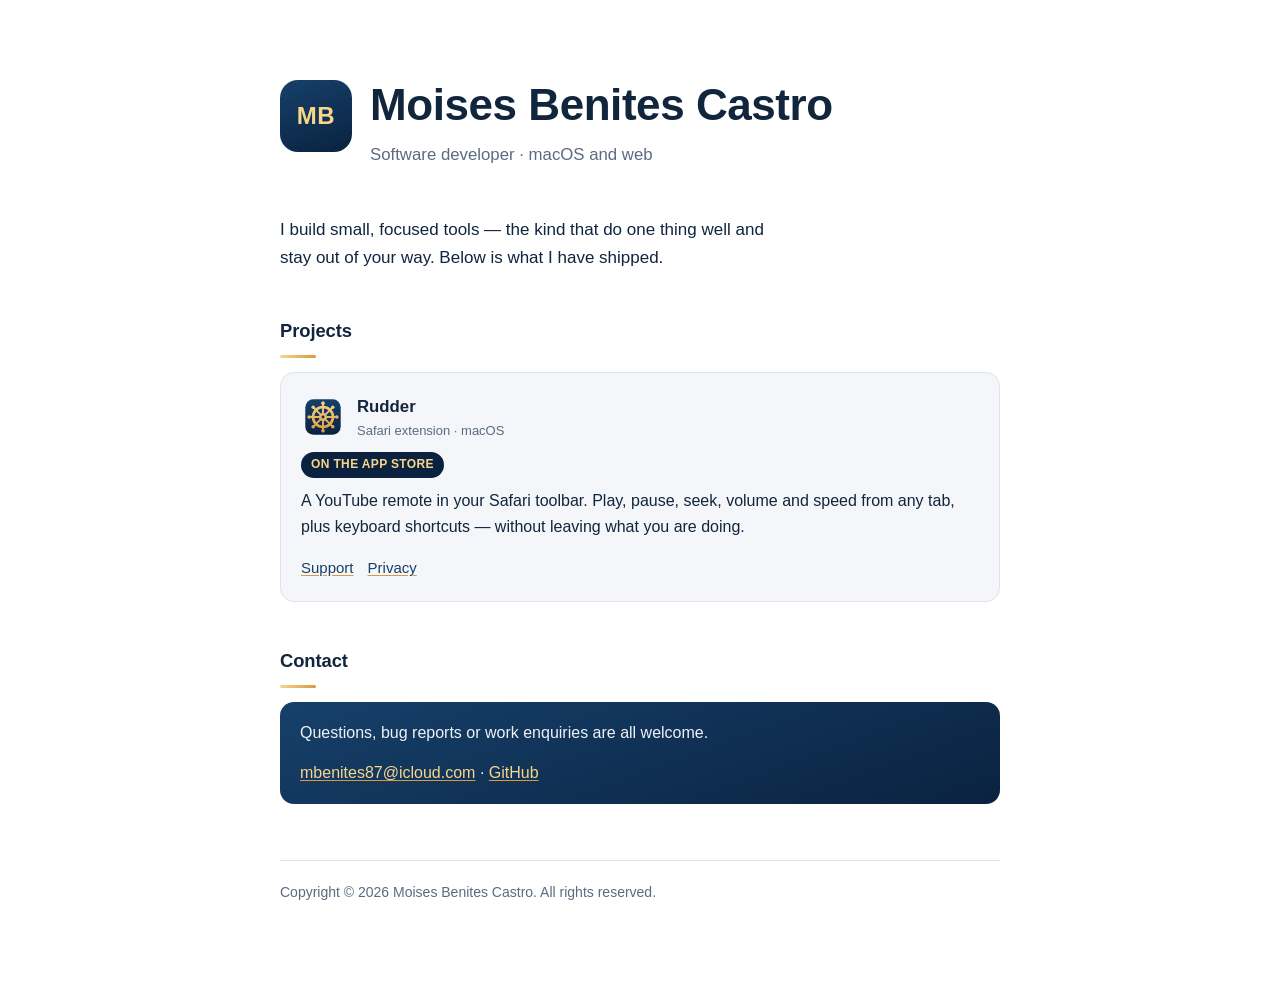
<file: index.html>
<!doctype html>
<html lang="en">
  <head>
    <meta charset="utf-8" />
    <meta name="viewport" content="width=device-width, initial-scale=1" />
    <title>Moises Benites Castro</title>
    <meta
      name="description"
      content="Moises Benites Castro builds focused apps and extensions for macOS and the web."
    />
    <link rel="icon" href="favicon.svg" type="image/svg+xml" />
    <link rel="stylesheet" href="style.css" />
  </head>
  <body>
    <div class="wrap">
      <header>
        <div class="monogram" aria-hidden="true">MB</div>
        <div class="hero">
          <h1>Moises Benites Castro</h1>
          <!-- EDIT ME: one line, what you do. -->
          <p class="role">Software developer &middot; macOS and web</p>
        </div>
      </header>

      <!-- EDIT ME: two or three sentences, in your own words. -->
      <p class="lead">
        I build small, focused tools — the kind that do one thing well and stay
        out of your way. Below is what I have shipped.
      </p>

      <h2>Projects</h2>
      <ul class="projects">
        <li class="project">
          <div class="project__head">
            <img src="rudder/icon.svg" alt="Rudder app icon" width="44" height="44" />
            <div>
              <h3>Rudder</h3>
              <p class="project__platform">Safari extension &middot; macOS</p>
            </div>
          </div>
          <span class="tag">On the App Store</span>
          <p>
            A YouTube remote in your Safari toolbar. Play, pause, seek, volume
            and speed from any tab, plus keyboard shortcuts — without leaving
            what you are doing.
          </p>
          <div class="project__links">
            <a href="rudder/">Support</a>
            <a href="rudder/privacy/">Privacy</a>
          </div>
        </li>
      </ul>

      <h2>Contact</h2>
      <div class="contact">
        <p>Questions, bug reports or work enquiries are all welcome.</p>
        <p>
          <a href="mailto:mbenites87@icloud.com">mbenites87@icloud.com</a>
          &middot;
          <a href="https://github.com/moisesBenites">GitHub</a>
        </p>
      </div>

      <footer>
        <p>Copyright &copy; 2026 Moises Benites Castro. All rights reserved.</p>
      </footer>
    </div>
  </body>
</html>
</file>
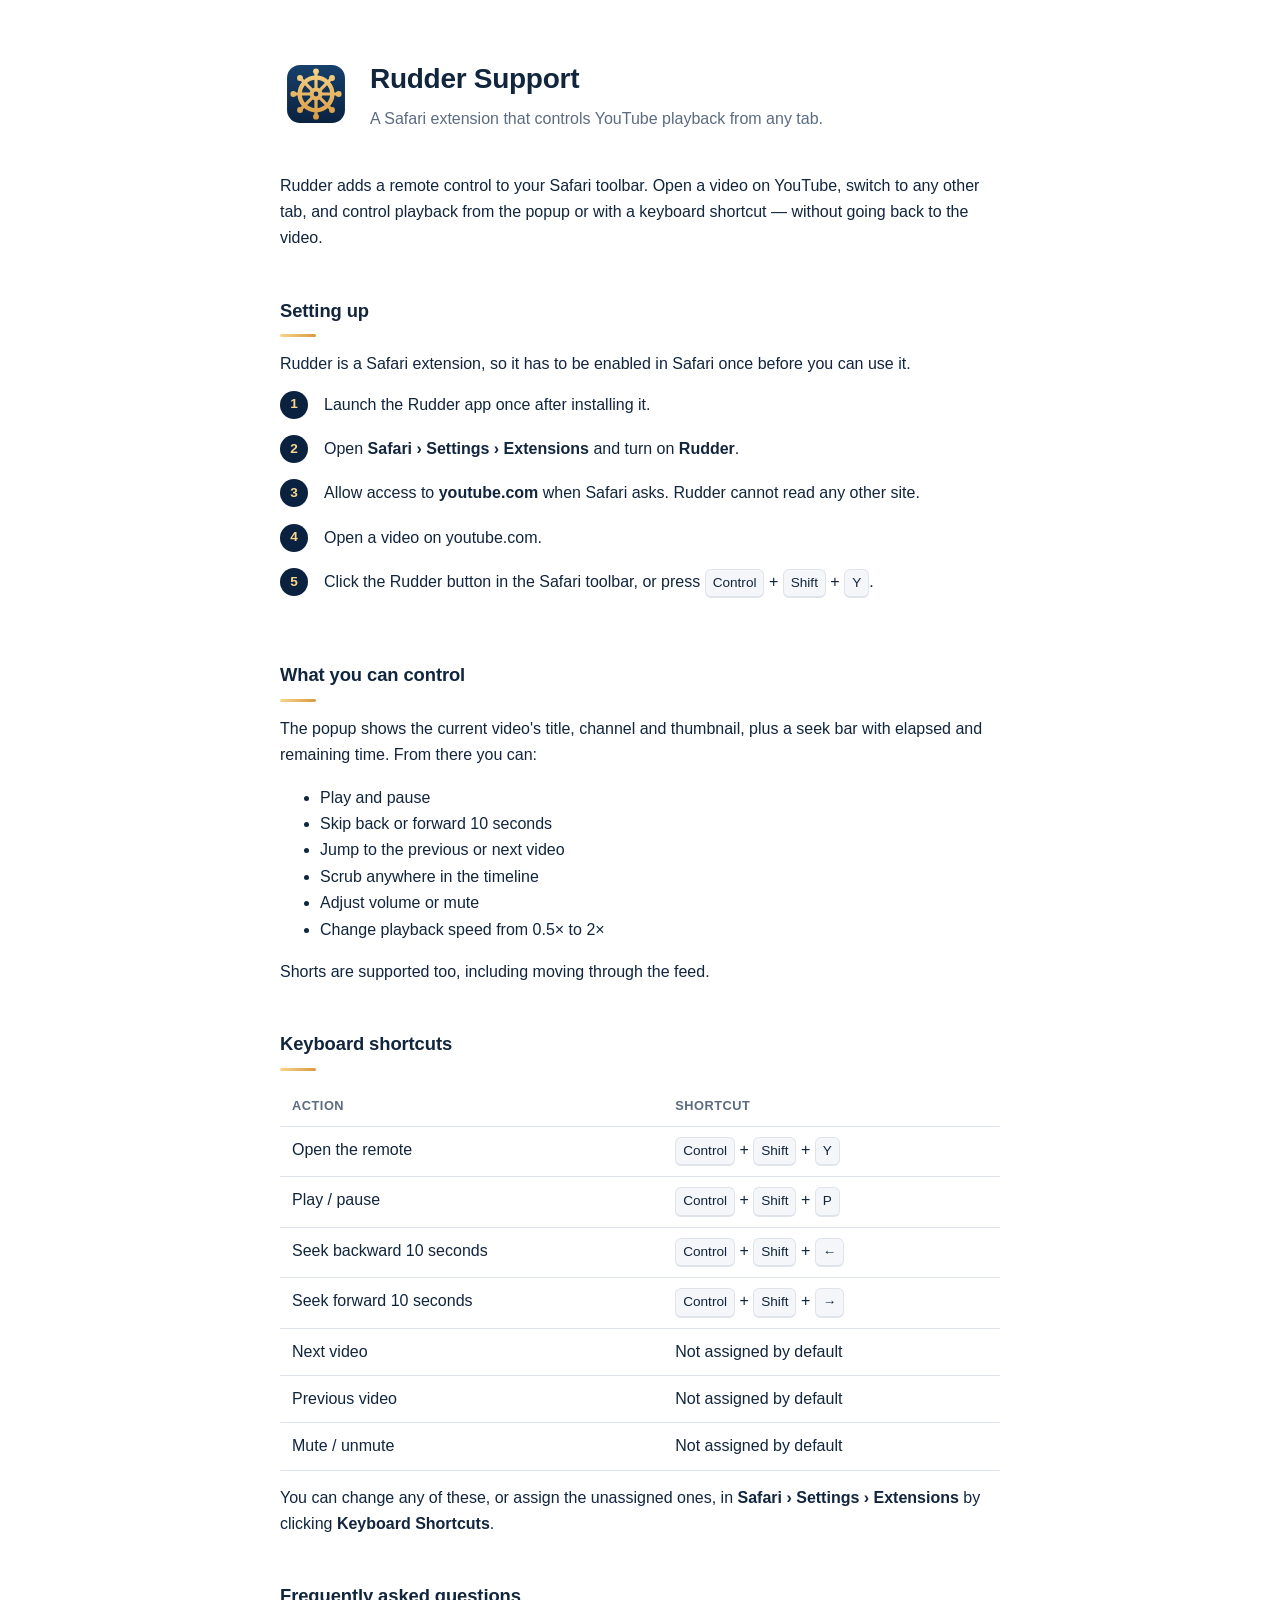
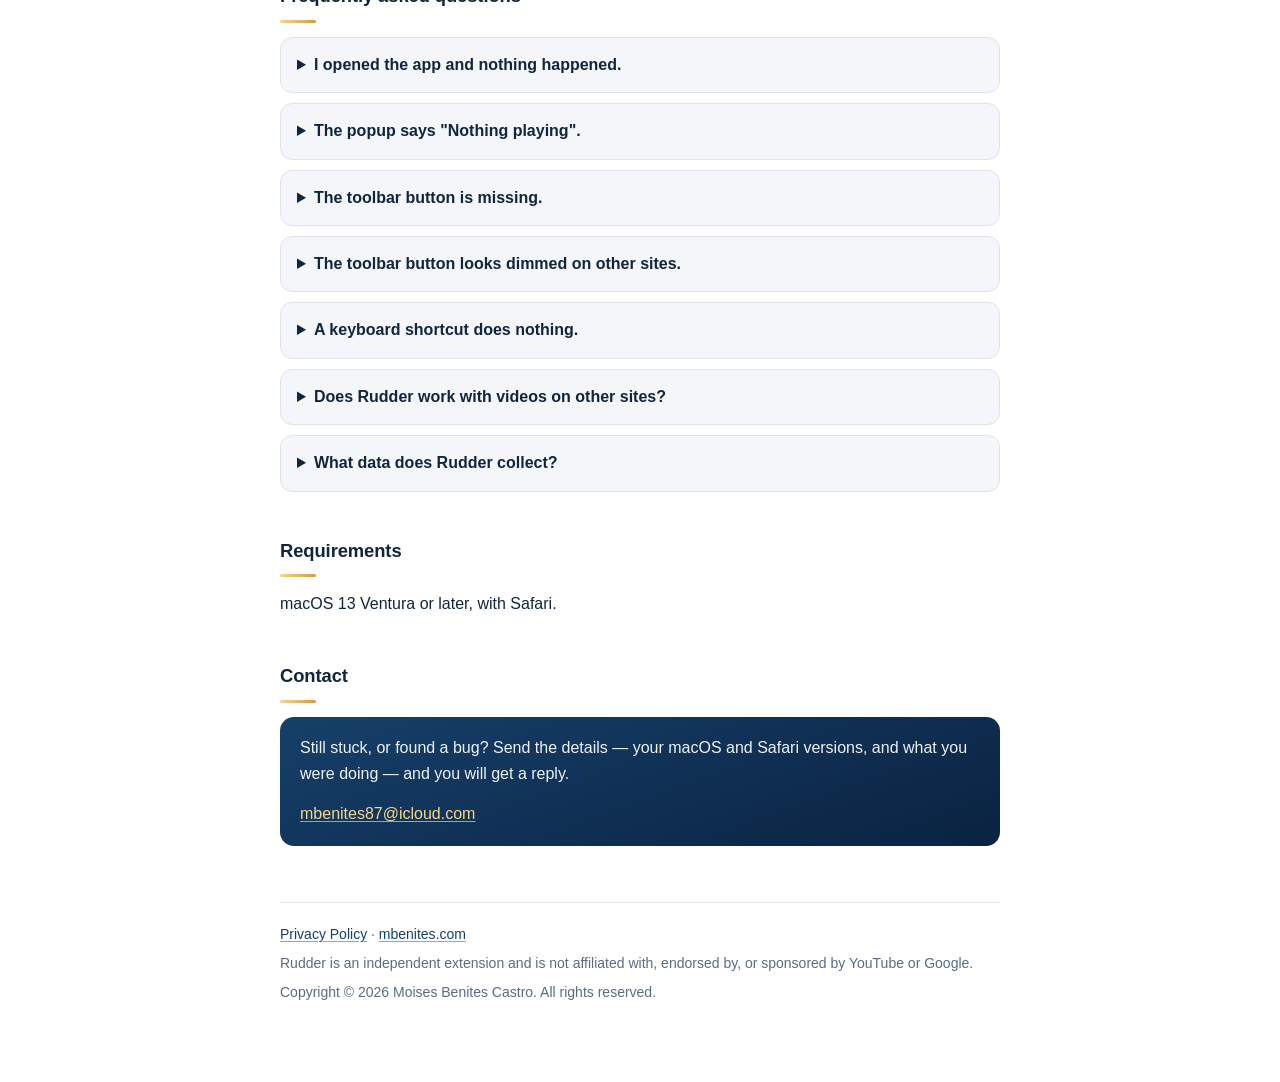
<file: rudder/index.html>
<!doctype html>
<html lang="en">
  <head>
    <meta charset="utf-8" />
    <meta name="viewport" content="width=device-width, initial-scale=1" />
    <title>Rudder Support</title>
    <meta
      name="description"
      content="Support and setup instructions for Rudder, a Safari extension that controls YouTube playback from any tab."
    />
    <link rel="icon" href="icon.svg" type="image/svg+xml" />
    <link rel="stylesheet" href="../style.css" />
  </head>
  <body>
    <div class="wrap">
      <header>
        <img src="icon.svg" alt="Rudder app icon" width="72" height="72" />
        <div>
          <h1>Rudder Support</h1>
          <p class="tagline">
            A Safari extension that controls YouTube playback from any tab.
          </p>
        </div>
      </header>

      <p>
        Rudder adds a remote control to your Safari toolbar. Open a video on
        YouTube, switch to any other tab, and control playback from the popup
        or with a keyboard shortcut — without going back to the video.
      </p>

      <h2 id="setup">Setting up</h2>
      <p>
        Rudder is a Safari extension, so it has to be enabled in Safari once
        before you can use it.
      </p>
      <ol class="steps">
        <li>Launch the Rudder app once after installing it.</li>
        <li>
          Open <strong>Safari &rsaquo; Settings &rsaquo; Extensions</strong>
          and turn on <strong>Rudder</strong>.
        </li>
        <li>
          Allow access to <strong>youtube.com</strong> when Safari asks. Rudder
          cannot read any other site.
        </li>
        <li>Open a video on youtube.com.</li>
        <li>
          Click the Rudder button in the Safari toolbar, or press
          <kbd>Control</kbd> + <kbd>Shift</kbd> + <kbd>Y</kbd>.
        </li>
      </ol>

      <h2>What you can control</h2>
      <p>
        The popup shows the current video's title, channel and thumbnail, plus
        a seek bar with elapsed and remaining time. From there you can:
      </p>
      <ul>
        <li>Play and pause</li>
        <li>Skip back or forward 10 seconds</li>
        <li>Jump to the previous or next video</li>
        <li>Scrub anywhere in the timeline</li>
        <li>Adjust volume or mute</li>
        <li>Change playback speed from 0.5&times; to 2&times;</li>
      </ul>
      <p>Shorts are supported too, including moving through the feed.</p>

      <h2>Keyboard shortcuts</h2>
      <div class="table-scroll">
        <table>
          <thead>
            <tr>
              <th>Action</th>
              <th>Shortcut</th>
            </tr>
          </thead>
          <tbody>
            <tr>
              <td>Open the remote</td>
              <td><kbd>Control</kbd> + <kbd>Shift</kbd> + <kbd>Y</kbd></td>
            </tr>
            <tr>
              <td>Play / pause</td>
              <td><kbd>Control</kbd> + <kbd>Shift</kbd> + <kbd>P</kbd></td>
            </tr>
            <tr>
              <td>Seek backward 10 seconds</td>
              <td><kbd>Control</kbd> + <kbd>Shift</kbd> + <kbd>&larr;</kbd></td>
            </tr>
            <tr>
              <td>Seek forward 10 seconds</td>
              <td><kbd>Control</kbd> + <kbd>Shift</kbd> + <kbd>&rarr;</kbd></td>
            </tr>
            <tr>
              <td>Next video</td>
              <td>Not assigned by default</td>
            </tr>
            <tr>
              <td>Previous video</td>
              <td>Not assigned by default</td>
            </tr>
            <tr>
              <td>Mute / unmute</td>
              <td>Not assigned by default</td>
            </tr>
          </tbody>
        </table>
      </div>
      <p>
        You can change any of these, or assign the unassigned ones, in
        <strong>Safari &rsaquo; Settings &rsaquo; Extensions</strong> by
        clicking <strong>Keyboard Shortcuts</strong>.
      </p>

      <h2>Frequently asked questions</h2>

      <details class="faq">
        <summary>I opened the app and nothing happened.</summary>
        <p>
          That is expected. The app is only a container for the extension —
          all of Rudder's features live in Safari. Follow the steps in
          <a href="#setup">Setting up</a> above to enable it.
        </p>
      </details>

      <details class="faq">
        <summary>The popup says "Nothing playing".</summary>
        <p>
          Rudder controls videos on youtube.com only. Make sure a YouTube tab
          is open with a video loaded, and that you granted Rudder access to
          youtube.com in Safari's extension settings.
        </p>
      </details>

      <details class="faq">
        <summary>The toolbar button is missing.</summary>
        <p>
          Right-click Safari's toolbar, choose
          <strong>Customize Toolbar</strong>, and drag the Rudder button into
          place. If it is not listed, the extension is not enabled yet.
        </p>
      </details>

      <details class="faq">
        <summary>The toolbar button looks dimmed on other sites.</summary>
        <p>
          That is expected, and it is Safari telling you the truth: Rudder has
          no access to the page you are on. Rudder only ever requests access to
          youtube.com, so Safari dims the button everywhere else.
        </p>
        <p>
          Clicking it still works. The popup controls your YouTube tab no
          matter which tab you are viewing — that is the whole point.
        </p>
      </details>

      <details class="faq">
        <summary>A keyboard shortcut does nothing.</summary>
        <p>
          Another app or another Safari extension may already use that
          combination. Open
          <strong>Safari &rsaquo; Settings &rsaquo; Extensions &rsaquo;
          Keyboard Shortcuts</strong> and assign a different one.
        </p>
      </details>

      <details class="faq">
        <summary>Does Rudder work with videos on other sites?</summary>
        <p>
          No. Rudder requests access to youtube.com and nothing else, by
          design. It cannot see or control any other website.
        </p>
      </details>

      <details class="faq">
        <summary>What data does Rudder collect?</summary>
        <p>
          None. Rudder has no accounts, no analytics and no network requests of
          its own. Your preferences are stored locally in Safari and never
          leave your Mac.
        </p>
      </details>

      <h2>Requirements</h2>
      <p>macOS 13 Ventura or later, with Safari.</p>

      <h2>Contact</h2>
      <div class="contact">
        <p>
          Still stuck, or found a bug? Send the details — your macOS and Safari
          versions, and what you were doing — and you will get a reply.
        </p>
        <p>
          <a href="mailto:mbenites87@icloud.com">mbenites87@icloud.com</a>
        </p>
      </div>

      <footer>
        <p><a href="privacy/">Privacy Policy</a> &middot; <a href="/">mbenites.com</a></p>
        <p>
          Rudder is an independent extension and is not affiliated with,
          endorsed by, or sponsored by YouTube or Google.
        </p>
        <p>Copyright &copy; 2026 Moises Benites Castro. All rights reserved.</p>
      </footer>
    </div>
  </body>
</html>
</file>
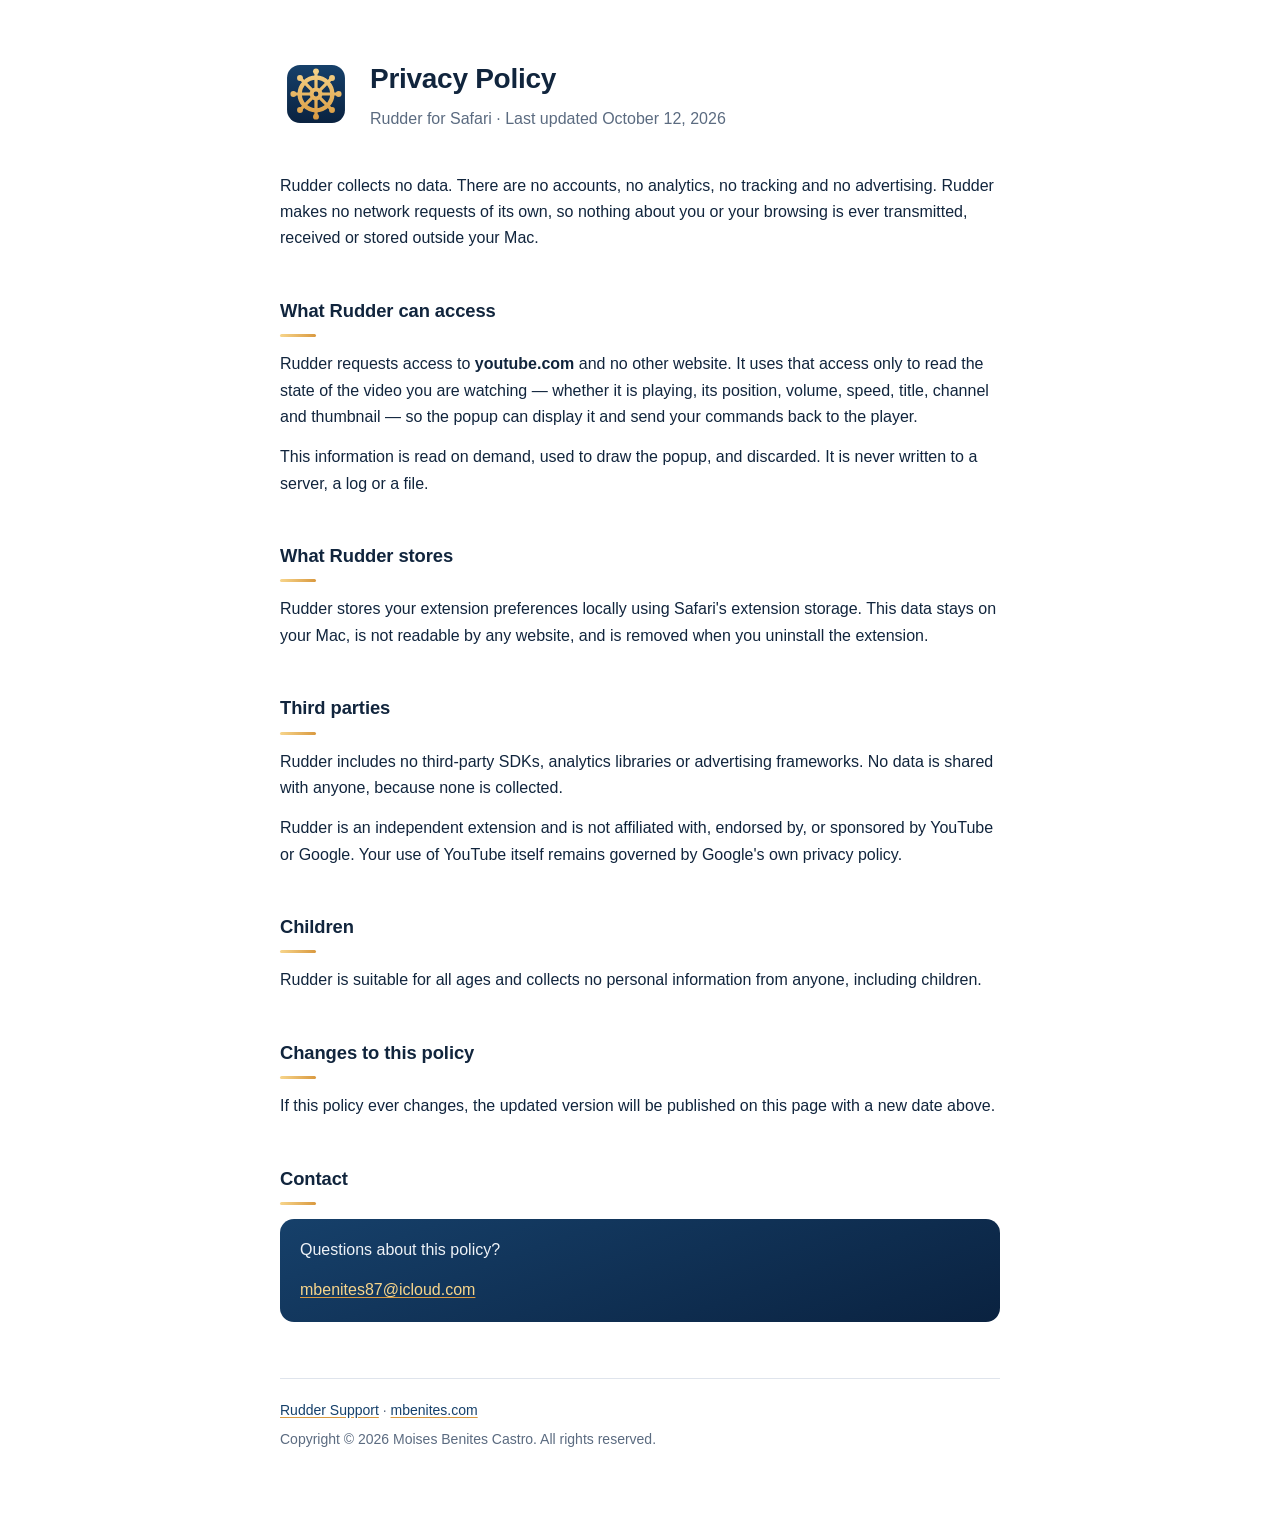
<file: rudder/privacy/index.html>
<!doctype html>
<html lang="en">
  <head>
    <meta charset="utf-8" />
    <meta name="viewport" content="width=device-width, initial-scale=1" />
    <title>Rudder Privacy Policy</title>
    <meta
      name="description"
      content="Privacy policy for Rudder, a Safari extension that controls YouTube playback. Rudder collects no data."
    />
    <link rel="icon" href="../icon.svg" type="image/svg+xml" />
    <link rel="stylesheet" href="../../style.css" />
  </head>
  <body>
    <div class="wrap">
      <header>
        <img src="../icon.svg" alt="Rudder app icon" width="72" height="72" />
        <div>
          <h1>Privacy Policy</h1>
          <p class="tagline">Rudder for Safari &middot; Last updated October 12, 2026</p>
        </div>
      </header>

      <p>
        Rudder collects no data. There are no accounts, no analytics, no
        tracking and no advertising. Rudder makes no network requests of its
        own, so nothing about you or your browsing is ever transmitted,
        received or stored outside your Mac.
      </p>

      <h2>What Rudder can access</h2>
      <p>
        Rudder requests access to <strong>youtube.com</strong> and no other
        website. It uses that access only to read the state of the video you
        are watching — whether it is playing, its position, volume, speed,
        title, channel and thumbnail — so the popup can display it and send
        your commands back to the player.
      </p>
      <p>
        This information is read on demand, used to draw the popup, and
        discarded. It is never written to a server, a log or a file.
      </p>

      <h2>What Rudder stores</h2>
      <p>
        Rudder stores your extension preferences locally using Safari's
        extension storage. This data stays on your Mac, is not readable by any
        website, and is removed when you uninstall the extension.
      </p>

      <h2>Third parties</h2>
      <p>
        Rudder includes no third-party SDKs, analytics libraries or
        advertising frameworks. No data is shared with anyone, because none is
        collected.
      </p>
      <p>
        Rudder is an independent extension and is not affiliated with,
        endorsed by, or sponsored by YouTube or Google. Your use of YouTube
        itself remains governed by Google's own privacy policy.
      </p>

      <h2>Children</h2>
      <p>
        Rudder is suitable for all ages and collects no personal information
        from anyone, including children.
      </p>

      <h2>Changes to this policy</h2>
      <p>
        If this policy ever changes, the updated version will be published on
        this page with a new date above.
      </p>

      <h2>Contact</h2>
      <div class="contact">
        <p>Questions about this policy?</p>
        <p>
          <a href="mailto:mbenites87@icloud.com">mbenites87@icloud.com</a>
        </p>
      </div>

      <footer>
        <p><a href="../">Rudder Support</a> &middot; <a href="/">mbenites.com</a></p>
        <p>Copyright &copy; 2026 Moises Benites Castro. All rights reserved.</p>
      </footer>
    </div>
  </body>
</html>
</file>
<file: style.css>
:root {
  color-scheme: light dark;
  --navy: #0a2240;
  --navy-soft: #16406a;
  --brass: #d9993f;
  --brass-light: #f7d58b;
  --bg: #ffffff;
  --surface: #f4f6f9;
  --border: #dfe4ec;
  --text: #11253d;
  --text-dim: #5b6b80;
}

@media (prefers-color-scheme: dark) {
  :root {
    --bg: #0d1726;
    --surface: #152235;
    --border: #24364f;
    --text: #eef2f7;
    --text-dim: #9aaabf;
  }
}

*,
*::before,
*::after {
  box-sizing: border-box;
}

body {
  margin: 0;
  padding: 0 20px;
  background: var(--bg);
  color: var(--text);
  font: 16px/1.65 -apple-system, BlinkMacSystemFont, "Segoe UI", Roboto,
    Helvetica, Arial, sans-serif;
  -webkit-font-smoothing: antialiased;
}

.wrap {
  max-width: 720px;
  margin: 0 auto;
  padding-block: 56px 72px;
}

header {
  display: flex;
  align-items: center;
  gap: 18px;
  margin-bottom: 40px;
}

header img {
  width: 72px;
  height: 72px;
  border-radius: 16px;
  flex: none;
}

h1 {
  margin: 0;
  font-size: 1.75rem;
  letter-spacing: -0.01em;
}

.tagline {
  margin: 4px 0 0;
  color: var(--text-dim);
}

h2 {
  margin: 44px 0 14px;
  font-size: 1.15rem;
  letter-spacing: -0.005em;
}

h2::after {
  content: "";
  display: block;
  width: 36px;
  height: 3px;
  margin-top: 8px;
  border-radius: 2px;
  background: linear-gradient(90deg, var(--brass-light), var(--brass));
}

h3 {
  margin: 26px 0 8px;
  font-size: 1rem;
}

p {
  margin: 0 0 14px;
}

a {
  color: var(--navy-soft);
  text-decoration-color: var(--brass);
  text-underline-offset: 2px;
}

@media (prefers-color-scheme: dark) {
  a {
    color: var(--brass-light);
  }
}

ol.steps {
  margin: 0;
  padding: 0;
  list-style: none;
  counter-reset: step;
}

ol.steps li {
  counter-increment: step;
  position: relative;
  padding: 0 0 18px 44px;
}

ol.steps li::before {
  content: counter(step);
  position: absolute;
  left: 0;
  top: -1px;
  width: 28px;
  height: 28px;
  display: grid;
  place-items: center;
  border-radius: 50%;
  background: var(--navy);
  color: var(--brass-light);
  font-size: 0.85rem;
  font-weight: 600;
}

table {
  width: 100%;
  border-collapse: collapse;
  margin: 0 0 14px;
}

th,
td {
  text-align: left;
  padding: 10px 12px;
  border-bottom: 1px solid var(--border);
  vertical-align: top;
}

th {
  font-size: 0.8rem;
  text-transform: uppercase;
  letter-spacing: 0.04em;
  color: var(--text-dim);
  font-weight: 600;
}

kbd {
  display: inline-block;
  padding: 2px 7px;
  border: 1px solid var(--border);
  border-bottom-width: 2px;
  border-radius: 6px;
  background: var(--surface);
  font: inherit;
  font-size: 0.85em;
  white-space: nowrap;
}

.table-scroll {
  overflow-x: auto;
}

.faq {
  border: 1px solid var(--border);
  border-radius: 12px;
  padding: 14px 16px;
  margin: 0 0 10px;
  background: var(--surface);
}

.faq summary {
  cursor: pointer;
  font-weight: 600;
}

.faq p:last-child {
  margin-bottom: 0;
}

.faq p:first-of-type {
  margin-top: 12px;
}

.contact {
  margin-top: 14px;
  padding: 18px 20px;
  border-radius: 14px;
  background: linear-gradient(160deg, var(--navy-soft), var(--navy));
  color: #eef2f7;
}

.contact a {
  color: var(--brass-light);
}

.contact p:last-child {
  margin-bottom: 0;
}

footer {
  margin-top: 56px;
  padding-top: 20px;
  border-top: 1px solid var(--border);
  color: var(--text-dim);
  font-size: 0.875rem;
}

footer p {
  margin: 0 0 6px;
}

/* ---------------------------------------------------------------
   Home page
   --------------------------------------------------------------- */

.hero {
  padding-block: 24px 8px;
}

.hero h1 {
  font-size: clamp(2rem, 6vw, 2.75rem);
  line-height: 1.15;
}

.hero .role {
  margin: 10px 0 0;
  font-size: 1.05rem;
  color: var(--text-dim);
}

.lead {
  margin-top: 22px;
  font-size: 1.0625rem;
  max-width: 54ch;
}

.monogram {
  width: 72px;
  height: 72px;
  flex: none;
  display: grid;
  place-items: center;
  border-radius: 18px;
  background: linear-gradient(160deg, var(--navy-soft), var(--navy));
  color: var(--brass-light);
  font-size: 1.5rem;
  font-weight: 600;
  letter-spacing: 0.02em;
}

.projects {
  display: grid;
  gap: 16px;
  grid-template-columns: repeat(auto-fit, minmax(260px, 1fr));
  margin: 0;
  padding: 0;
  list-style: none;
}

.project {
  display: flex;
  flex-direction: column;
  gap: 10px;
  padding: 20px;
  border: 1px solid var(--border);
  border-radius: 14px;
  background: var(--surface);
}

.project__head {
  display: flex;
  align-items: center;
  gap: 12px;
}

.project__head img {
  width: 44px;
  height: 44px;
  border-radius: 10px;
  flex: none;
}

.project__head h3 {
  margin: 0;
  font-size: 1.05rem;
}

.project__platform {
  margin: 2px 0 0;
  font-size: 0.8125rem;
  color: var(--text-dim);
}

.project p {
  margin: 0;
}

.project__links {
  margin-top: auto;
  padding-top: 6px;
  display: flex;
  flex-wrap: wrap;
  gap: 14px;
  font-size: 0.9375rem;
}

.tag {
  display: inline-block;
  align-self: flex-start;
  padding: 3px 10px;
  border-radius: 999px;
  background: var(--navy);
  color: var(--brass-light);
  font-size: 0.75rem;
  font-weight: 600;
  letter-spacing: 0.03em;
  text-transform: uppercase;
}
</file>
